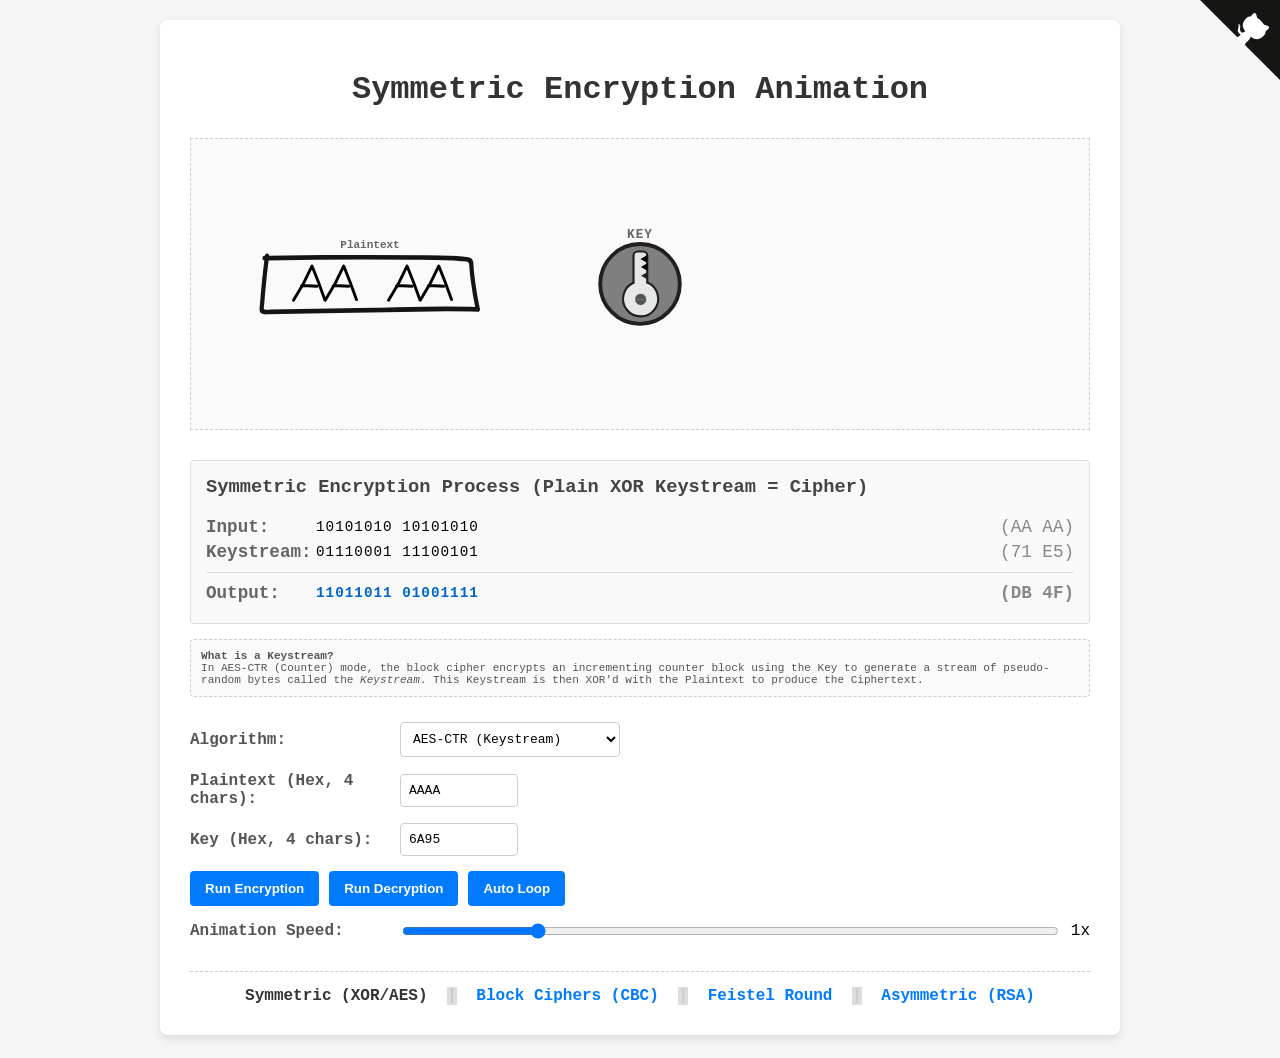
<file: index.html>
<!DOCTYPE html>
<html lang="en">
<head>
    <meta charset="UTF-8">
    <meta name="viewport" content="width=device-width, initial-scale=1.0">
    <title>Symmetric Encryption Interactive Demo</title>
    <link rel="stylesheet" href="style.css">
</head>
<body>
    <!-- GitHub Corner Octocat (Top Right) -->
    <a href="https://github.com/bohemian-miser/encryption-animations" class="github-corner z-50" aria-label="View source on GitHub">
        <svg width="80" height="80" viewBox="0 0 250 250" style="fill:#151513; color:#fff; position: absolute; top: 0; border: 0; right: 0;" aria-hidden="true">
            <path d="M0,0 L115,115 L130,115 L142,142 L250,250 L250,0 Z"/>
            <path d="M128.3,109.0 C113.8,99.7 119.0,89.6 119.0,89.6 C122.0,82.7 120.5,78.6 120.5,78.6 C119.2,72.0 123.4,76.3 123.4,76.3 C127.3,80.9 125.5,87.3 125.5,87.3 C122.9,97.6 130.6,101.9 134.4,103.2" fill="currentColor" style="transform-origin: 130px 106px;" class="octo-arm"/>
            <path d="M115.0,115.0 C114.9,115.1 118.7,116.5 119.8,115.4 L133.7,101.6 C136.9,99.2 139.9,98.4 142.2,98.6 C133.8,88.0 127.5,74.4 143.8,58.0 C148.5,53.4 154.0,51.2 159.7,51.0 C160.3,49.4 163.2,43.6 171.4,40.1 C171.4,40.1 176.1,42.5 178.8,56.2 C183.1,58.6 187.2,61.8 190.9,65.4 C194.5,69.0 197.7,73.2 200.1,77.6 C213.8,80.2 216.3,84.9 216.3,84.9 C212.7,93.1 206.9,96.0 205.4,96.6 C205.1,102.4 203.0,107.8 198.3,112.5 C181.9,128.9 168.3,122.5 157.7,114.1 C157.9,116.9 156.7,120.9 152.7,124.9 L141.0,136.5 C139.8,137.7 141.6,141.9 141.8,141.8 Z" fill="currentColor" class="octo-body"/>
        </svg>
    </a>

    <div class="container">
        <h1>Symmetric Encryption Animation</h1>
        
        <div class="animation-space">
            <svg id="diagram-svg" viewBox="0 0 800 250"></svg>
        </div>

        <!-- XOR Math Visualization -->
        <div class="math-panel" id="math-panel">
            <h3>Symmetric Encryption Process</h3>
            <div class="binary-row">
                <span class="label">Input:</span>
                <span class="value" id="math-input-bin">00000000 00000000</span>
                <span class="hex" id="math-input-hex">(00 00)</span>
            </div>
            <div class="binary-row">
                <span class="label" id="math-key-label">Keystream:</span>
                <span class="value" id="math-key-bin">00000000 00000000</span>
                <span class="hex" id="math-key-hex">(00 00)</span>
            </div>
            <div class="divider"></div>
            <div class="binary-row output-row">
                <span class="label">Output:</span>
                <span class="value" id="math-output-bin">00000000 00000000</span>
                <span class="hex" id="math-output-hex">(00 00)</span>
            </div>
        </div>

        <!-- Keystream Explanation Footer -->
        <div class="explanation-panel" id="explanation-panel">
            <strong>What is a Keystream?</strong><br>
            In AES-CTR (Counter) mode, the block cipher encrypts an incrementing counter block using the Key to generate a stream of pseudo-random bytes called the <em>Keystream</em>. This Keystream is then XOR'd with the Plaintext to produce the Ciphertext.
        </div>

        <!-- Controls -->
        <div class="controls">
            <div class="control-group">
                <label for="algo-select">Algorithm:</label>
                <select id="algo-select">
                    <option value="xor">Plain XOR (Direct)</option>
                    <option value="aes" selected>AES-CTR (Keystream)</option>
                </select>
            </div>
            <div class="control-group">
                <label for="plaintext-input">Plaintext (Hex, 4 chars):</label>
                <input type="text" id="plaintext-input" value="AAAA" maxlength="4" pattern="[0-9a-fA-F]{4}">
            </div>
            <div class="control-group">
                <label for="key-input">Key (Hex, 4 chars):</label>
                <input type="text" id="key-input" value="6A95" maxlength="4" pattern="[0-9a-fA-F]{4}">
            </div>
            <div class="control-group">
                <button id="btn-encrypt">Run Encryption</button>
                <button id="btn-decrypt">Run Decryption</button>
                <button id="btn-loop">Auto Loop</button>
                <button id="btn-pause" style="display:none;">Pause</button>
            </div>
            <div class="control-group">
                <label for="speed-input">Animation Speed:</label>
                <input type="range" id="speed-input" min="0.5" max="3" step="0.1" value="1">
                <span id="speed-val">1x</span>
            </div>
        </div>
        <div class="page-switcher">
            <a href="index.html" class="active">Symmetric (XOR/AES)</a>
            <span class="divider">|</span>
            <a href="block.html">Block Ciphers (CBC)</a>
            <span class="divider">|</span>
            <a href="feistel.html">Feistel Round</a>
            <span class="divider">|</span>
            <a href="asymmetric.html">Asymmetric (RSA)</a>
        </div>
    </div>

    <script type="module" src="main.js?v=2"></script>
</body>
</html>
</file>
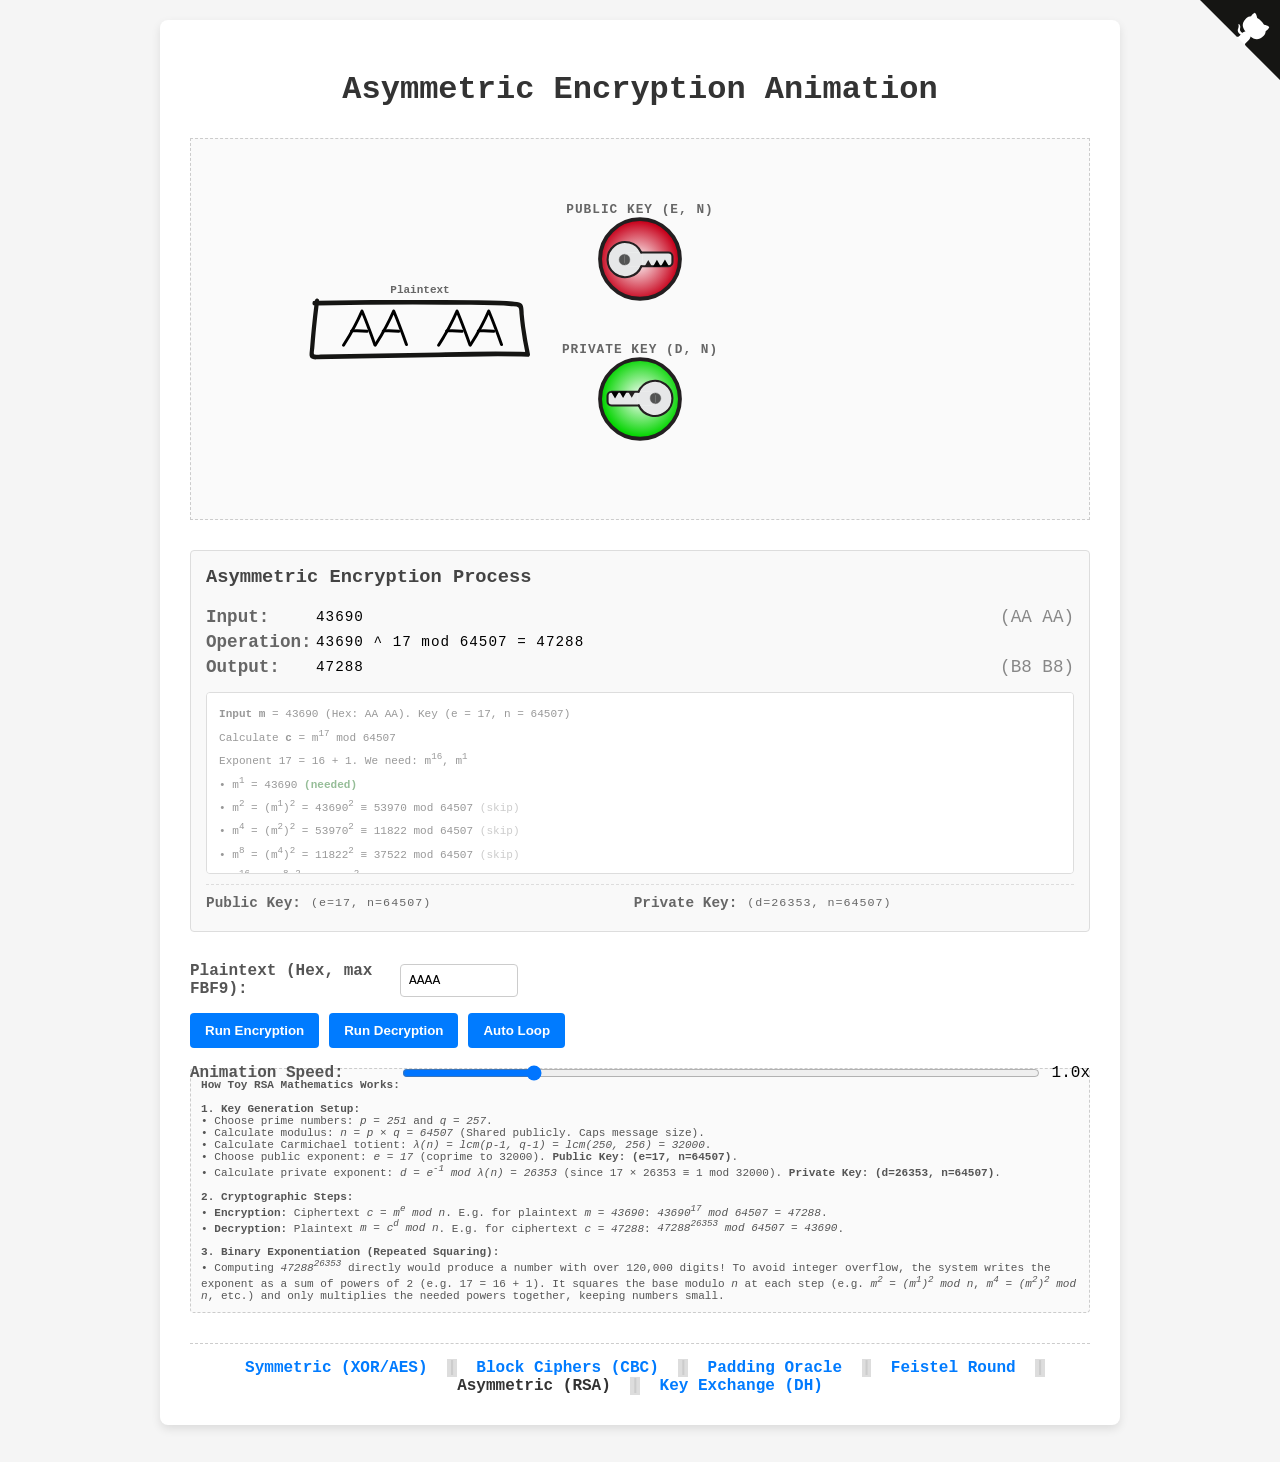
<file: asymmetric.html>
<!DOCTYPE html>
<html lang="en">
<head>
    <meta charset="UTF-8">
    <meta name="viewport" content="width=device-width, initial-scale=1.0">
    <title>Asymmetric Encryption Interactive Demo</title>
    <link rel="stylesheet" href="style.css">
</head>
<body>
    <!-- GitHub Corner Octocat (Top Right) -->
    <a href="https://github.com/bohemian-miser/encryption-animations" class="github-corner z-50" aria-label="View source on GitHub">
        <svg width="80" height="80" viewBox="0 0 250 250" style="fill:#151513; color:#fff; position: absolute; top: 0; border: 0; right: 0;" aria-hidden="true">
            <path d="M0,0 L115,115 L130,115 L142,142 L250,250 L250,0 Z"/>
            <path d="M128.3,109.0 C113.8,99.7 119.0,89.6 119.0,89.6 C122.0,82.7 120.5,78.6 120.5,78.6 C119.2,72.0 123.4,76.3 123.4,76.3 C127.3,80.9 125.5,87.3 125.5,87.3 C122.9,97.6 130.6,101.9 134.4,103.2" fill="currentColor" style="transform-origin: 130px 106px;" class="octo-arm"/>
            <path d="M115.0,115.0 C114.9,115.1 118.7,116.5 119.8,115.4 L133.7,101.6 C136.9,99.2 139.9,98.4 142.2,98.6 C133.8,88.0 127.5,74.4 143.8,58.0 C148.5,53.4 154.0,51.2 159.7,51.0 C160.3,49.4 163.2,43.6 171.4,40.1 C171.4,40.1 176.1,42.5 178.8,56.2 C183.1,58.6 187.2,61.8 190.9,65.4 C194.5,69.0 197.7,73.2 200.1,77.6 C213.8,80.2 216.3,84.9 216.3,84.9 C212.7,93.1 206.9,96.0 205.4,96.6 C205.1,102.4 203.0,107.8 198.3,112.5 C181.9,128.9 168.3,122.5 157.7,114.1 C157.9,116.9 156.7,120.9 152.7,124.9 L141.0,136.5 C139.8,137.7 141.6,141.9 141.8,141.8 Z" fill="currentColor" class="octo-body"/>
        </svg>
    </a>

    <div class="container">
        <h1>Asymmetric Encryption Animation</h1>
        
        <div class="animation-space asymmetric-layout">
            <svg id="diagram-svg" viewBox="0 0 800 340"></svg>
        </div>

        <!-- Asymmetric Math Visualization -->
        <div class="math-panel" id="math-panel">
            <h3>Asymmetric Encryption Process</h3>
            <div class="binary-row">
                <span class="label">Input:</span>
                <span class="value" id="math-input-val">0</span>
                <span class="hex" id="math-input-hex">(00 00)</span>
            </div>
            <div class="binary-row">
                <span class="label">Operation:</span>
                <span class="value" id="math-operation">m^e mod n</span>
            </div>
            <div class="binary-row">
                <span class="label">Output:</span>
                <span class="value" id="math-output-val">0</span>
                <span class="hex" id="math-output-hex">(00 00)</span>
            </div>
            
            <div class="transcript-box" id="transcript-box">
                <div style="color: #888; font-style: italic;">Awaiting animation start...</div>
            </div>

            <div class="binary-row" style="margin-top: 10px; font-size: 0.9em; border-top: 1px dashed #ddd; padding-top: 10px;">
                <span class="label" style="width: auto; margin-right: 10px;">Public Key:</span>
                <span class="value" style="color: #666;">(e=17, n=64507)</span>
                <span class="label" style="width: auto; margin-left: 20px; margin-right: 10px;">Private Key:</span>
                <span class="value" style="color: #666;">(d=26353, n=64507)</span>
            </div>
        </div>

        <!-- Controls -->
        <div class="controls">
            <div class="control-group">
                <label for="plaintext-input">Plaintext (Hex, max FBF9):</label>
                <input type="text" id="plaintext-input" value="AAAA" maxlength="4">
            </div>
            <div class="control-group" style="display: none;">
                <!-- Hide key input for asymmetric as we use fixed keys -->
                <label for="key-input">Key (Hex):</label>
                <input type="text" id="key-input" value="1111" maxlength="4">
            </div>
            <div class="control-group">
                <button id="btn-encrypt">Run Encryption</button>
                <button id="btn-decrypt">Run Decryption</button>
                <button id="btn-loop">Auto Loop</button>
                <button id="btn-pause" style="display: none; background-color: #dc3545;">Pause</button>
            </div>
            <div class="control-group">
                <label for="speed-input">Animation Speed:</label>
                <input type="range" id="speed-input" min="0.5" max="3" step="0.1" value="1">
                <span id="speed-val">1.0x</span>
            </div>
        </div>
        
        <!-- RSA Explanation Panel -->
        <div class="explanation-panel" id="explanation-panel">
            <strong>How Toy RSA Mathematics Works:</strong><br><br>
            <strong>1. Key Generation Setup:</strong><br>
            &bull; Choose prime numbers: <em>p = 251</em> and <em>q = 257</em>.<br>
            &bull; Calculate modulus: <em>n = p &times; q = 64507</em> (Shared publicly. Caps message size).<br>
            &bull; Calculate Carmichael totient: <em>&lambda;(n) = lcm(p-1, q-1) = lcm(250, 256) = 32000</em>.<br>
            &bull; Choose public exponent: <em>e = 17</em> (coprime to 32000). <strong>Public Key: (e=17, n=64507)</strong>.<br>
            &bull; Calculate private exponent: <em>d = e<sup>-1</sup> mod &lambda;(n) = 26353</em> (since 17 &times; 26353 &equiv; 1 mod 32000). <strong>Private Key: (d=26353, n=64507)</strong>.<br><br>
            <strong>2. Cryptographic Steps:</strong><br>
            &bull; <strong>Encryption:</strong> Ciphertext <em>c = m<sup>e</sup> mod n</em>. E.g. for plaintext <em>m = 43690</em>: <em>43690<sup>17</sup> mod 64507 = 47288</em>.<br>
            &bull; <strong>Decryption:</strong> Plaintext <em>m = c<sup>d</sup> mod n</em>. E.g. for ciphertext <em>c = 47288</em>: <em>47288<sup>26353</sup> mod 64507 = 43690</em>.<br><br>
            <strong>3. Binary Exponentiation (Repeated Squaring):</strong><br>
            &bull; Computing <em>47288<sup>26353</sup></em> directly would produce a number with over 120,000 digits! To avoid integer overflow, the system writes the exponent as a sum of powers of 2 (e.g. 17 = 16 + 1). It squares the base modulo <em>n</em> at each step (e.g. <em>m<sup>2</sup> = (m<sup>1</sup>)<sup>2</sup> mod n</em>, <em>m<sup>4</sup> = (m<sup>2</sup>)<sup>2</sup> mod n</em>, etc.) and only multiplies the needed powers together, keeping numbers small.
        </div>

        <div class="page-switcher">
            <a href="index.html">Symmetric (XOR/AES)</a>
            <span class="divider">|</span>
            <a href="block.html">Block Ciphers (CBC)</a>
            <span class="divider">|</span>
            <a href="oracle.html">Padding Oracle</a>
            <span class="divider">|</span>
            <a href="feistel.html">Feistel Round</a>
            <span class="divider">|</span>
            <a href="asymmetric.html" class="active">Asymmetric (RSA)</a>
            <span class="divider">|</span>
            <a href="dh.html">Key Exchange (DH)</a>
        </div>
    </div>

    <script type="module" src="asymmetric.js?v=2"></script>
</body>
</html>
</file>
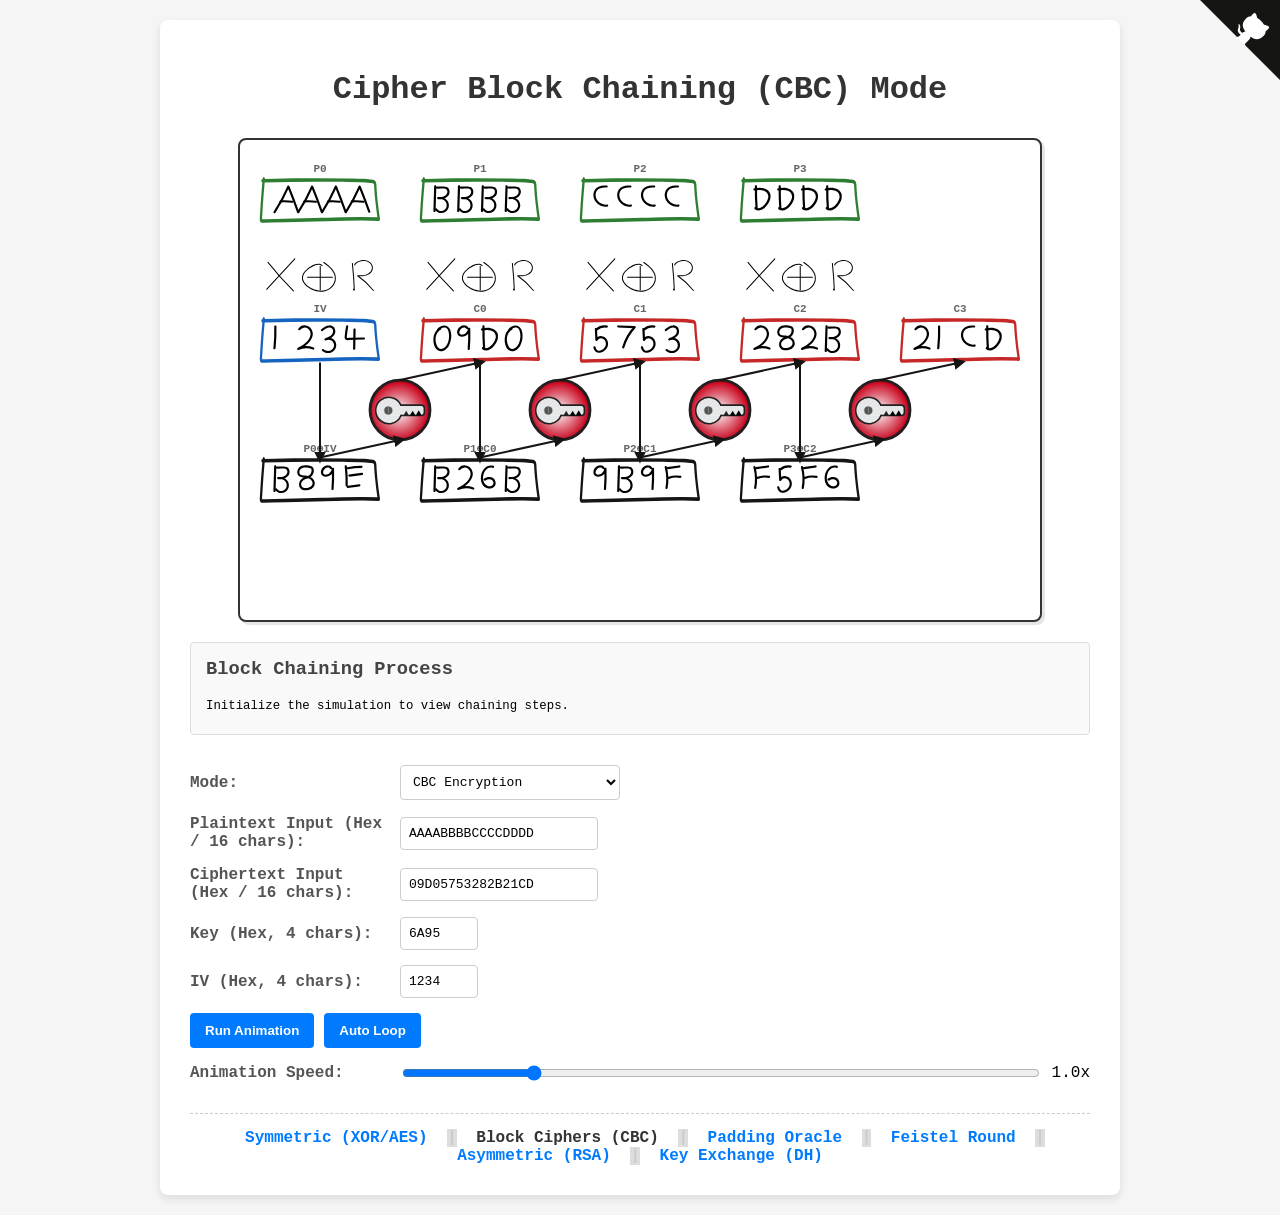
<file: block.html>
<!DOCTYPE html>
<html lang="en">
<head>
    <meta charset="UTF-8">
    <meta name="viewport" content="width=device-width, initial-scale=1.0">
    <title>Block Ciphers - CBC Mode Simulator</title>
    <link rel="stylesheet" href="style.css">
    <style>
        /* Diagram styling */
        .block-diagram-space {
            width: 800px;
            height: 480px;
            margin: 0 auto;
            background: #fff;
            border: 2px solid #333;
            border-radius: 8px;
            position: relative;
            box-shadow: 3px 3px 0px rgba(0,0,0,0.1);
        }
        .block-svg-container {
            width: 100%;
            height: 100%;
        }
        .xor-circle {
            fill: #fff;
            stroke: #151513;
            stroke-width: 2px;
            transition: fill 0.3s;
        }
        .active .xor-circle {
            fill: #ffeb3b;
        }
        .xor-text {
            font-family: monospace;
            font-size: 20px;
            font-weight: bold;
            text-anchor: middle;
            dominant-baseline: central;
            pointer-events: none;
        }
        .key-circle {
            fill: #e0e0e0;
            stroke: #151513;
            stroke-width: 2px;
            transition: fill 0.3s;
        }
        #diagram-svg.mode-encrypt .key-group.active .key-circle {
            fill: #ff5252;
        }
        #diagram-svg.mode-decrypt .key-group.active .key-circle {
            fill: #69f0ae;
        }
        .block-label {
            font-family: monospace;
            font-weight: bold;
            font-size: 11px;
            fill: #666;
            text-anchor: middle;
        }
        .block-val-text {
            font-family: 'Courier New', Courier, monospace;
            font-weight: bold;
            font-size: 13px;
            fill: #333;
            text-anchor: middle;
            dominant-baseline: central;
        }
        .block-rect-text {
            font-family: monospace;
            font-weight: bold;
            font-size: 13px;
            fill: #151513;
            text-anchor: middle;
            dominant-baseline: central;
        }
        .math-list {
            list-style: none;
            padding: 0;
            margin: 0;
            font-family: monospace;
            font-size: 0.95em;
        }
        .math-list li {
            margin-top: 6px;
            padding-bottom: 6px;
            border-bottom: 1px dashed #eee;
        }
        .math-list li:last-child {
            border-bottom: none;
        }
    </style>
</head>
<body>
    <!-- GitHub Corner Octocat (Top Right) -->
    <a href="https://github.com/bohemian-miser/encryption-animations" class="github-corner z-50" aria-label="View source on GitHub">
        <svg width="80" height="80" viewBox="0 0 250 250" style="fill:#151513; color:#fff; position: absolute; top: 0; border: 0; right: 0;" aria-hidden="true">
            <path d="M0,0 L115,115 L130,115 L142,142 L250,250 L250,0 Z"/>
            <path d="M128.3,109.0 C113.8,99.7 119.0,89.6 119.0,89.6 C122.0,82.7 120.5,78.6 120.5,78.6 C119.2,72.0 123.4,76.3 123.4,76.3 C127.3,80.9 125.5,87.3 125.5,87.3 C122.9,97.6 130.6,101.9 134.4,103.2" fill="currentColor" style="transform-origin: 130px 106px;" class="octo-arm"/>
            <path d="M115.0,115.0 C114.9,115.1 118.7,116.5 119.8,115.4 L133.7,101.6 C136.9,99.2 139.9,98.4 142.2,98.6 C133.8,88.0 127.5,74.4 143.8,58.0 C148.5,53.4 154.0,51.2 159.7,51.0 C160.3,49.4 163.2,43.6 171.4,40.1 C171.4,40.1 176.1,42.5 178.8,56.2 C183.1,58.6 187.2,61.8 190.9,65.4 C194.5,69.0 197.7,73.2 200.1,77.6 C213.8,80.2 216.3,84.9 216.3,84.9 C212.7,93.1 206.9,96.0 205.4,96.6 C205.1,102.4 203.0,107.8 198.3,112.5 C181.9,128.9 168.3,122.5 157.7,114.1 C157.9,116.9 156.7,120.9 152.7,124.9 L141.0,136.5 C139.8,137.7 141.6,141.9 141.8,141.8 Z" fill="currentColor" class="octo-body"/>
        </svg>
    </a>

    <div class="container" style="max-width: 900px;">
        <h1>Cipher Block Chaining (CBC) Mode</h1>
        
        <div class="block-diagram-space">
            <svg class="block-svg-container" id="diagram-svg" viewBox="0 0 800 480">
                <defs>
                    <!-- Reusable wobbly hand-drawn box from index.html -->
                    <path id="wobbly-outline" d="M473.64,103.31q-6-23.85-9.92-48.07-2.07-13-3.49-26.07c-.56-5.15.43-13.23-3.1-17.66s-13.55-3.73-18.82-4.16c-8.93-.72-17.87-1.21-26.83-1.55-18.3-.7-36.63-.82-54.95-1Q245.78,3.73,135,4.54,76,5,17,5.93c.1-.68.19-1.36.3-2,.36-2.39-3.67-3.43-4-1-.16,1-.3,2.08-.46,3.12L9.62,6a1.9,1.9,0,1,0,0,3.8l2.59,0Q9,32.11,6.38,54.49q-1.48,13-2.73,26.09-.58,6.06-1.1,12.13c-.36,4.11-1.41,8.73-.93,12.82.79,6.65,9.73,4.78,14.92,4.7l29.12-.44,58.24-.88,235-3.56c44.23-.66,88.49-1.2,132.7.37A2,2,0,0,0,473.64,103.31Zm-226.22-.38-224.63,3.4c-4.14.06-13.09,1.73-15.77-1.1S6.57,94.62,6.9,90.84q1.23-14,2.74-28Q12.5,36.26,16.4,9.74,119.59,8.06,222.79,8q53.29,0,106.59.38c35.6.27,71.39-.11,106.88,2.62,4.89.38,12.55-.1,16.34,2.71,3.6,2.67,2.74,8.67,3.16,12.71q1.31,12.66,3.22,25.26,3.81,25.26,10,50.15C395.21,99.34,321.21,101.82,247.42,102.93Z"/>
                    
                    <!-- Arrow markers -->
                    <marker id="arrow" viewBox="0 0 10 10" refX="5" refY="5" markerWidth="6" markerHeight="6" orient="auto-start-reverse">
                        <path d="M 0 0 L 10 5 L 0 10 z" fill="#151513" />
                    </marker>
                    <marker id="arrow-active" viewBox="0 0 10 10" refX="5" refY="5" markerWidth="6" markerHeight="6" orient="auto-start-reverse">
                        <path d="M 0 0 L 10 5 L 0 10 z" fill="#007bff" />
                    </marker>
                </defs>
                <!-- SVG elements will be dynamically drawn by block.js -->
            </svg>
        </div>

        <!-- Math Panel -->
        <div class="math-panel" id="math-panel" style="margin-top: 20px;">
            <h3>Block Chaining Process</h3>
            <ul class="math-list" id="math-steps">
                <li>Initialize the simulation to view chaining steps.</li>
            </ul>
        </div>

        <!-- Controls -->
        <div class="controls" style="margin-top: 20px;">
            <div class="control-group">
                <label for="block-mode-select">Mode:</label>
                <select id="block-mode-select">
                    <option value="encrypt" selected>CBC Encryption</option>
                    <option value="decrypt">CBC Decryption</option>
                </select>
            </div>
            <div class="control-group">
                <label for="plaintext-input">Plaintext Input (Hex / 16 chars):</label>
                <input type="text" id="plaintext-input" value="AAAABBBBCCCCDDDD" maxlength="16" style="width: 180px;">
            </div>
            <div class="control-group">
                <label for="ciphertext-input">Ciphertext Input (Hex / 16 chars):</label>
                <input type="text" id="ciphertext-input" value="09D05753282B21CD" maxlength="16" style="width: 180px;">
            </div>
            <div class="control-group">
                <label for="key-input">Key (Hex, 4 chars):</label>
                <input type="text" id="key-input" value="6A95" maxlength="4" style="width: 60px;">
            </div>
            <div class="control-group">
                <label for="iv-input">IV (Hex, 4 chars):</label>
                <input type="text" id="iv-input" value="1234" maxlength="4" style="width: 60px;">
            </div>
            <div class="control-group">
                <button id="btn-encrypt">Run Animation</button>
                <button id="btn-loop">Auto Loop</button>
                <button id="btn-pause" style="display:none; background-color: #dc3545;">Pause</button>
            </div>
            <div class="control-group">
                <label for="speed-input">Animation Speed:</label>
                <input type="range" id="speed-input" min="0.5" max="3" step="0.1" value="1">
                <span id="speed-val">1.0x</span>
            </div>
        </div>

        <div class="page-switcher">
            <a href="index.html">Symmetric (XOR/AES)</a>
            <span class="divider">|</span>
            <a href="block.html" class="active">Block Ciphers (CBC)</a>
            <span class="divider">|</span>
            <a href="oracle.html">Padding Oracle</a>
            <span class="divider">|</span>
            <a href="feistel.html">Feistel Round</a>
            <span class="divider">|</span>
            <a href="asymmetric.html">Asymmetric (RSA)</a>
            <span class="divider">|</span>
            <a href="dh.html">Key Exchange (DH)</a>
        </div>
    </div>

    <script type="module" src="block.js?v=2"></script>
</body>
</html>
</file>
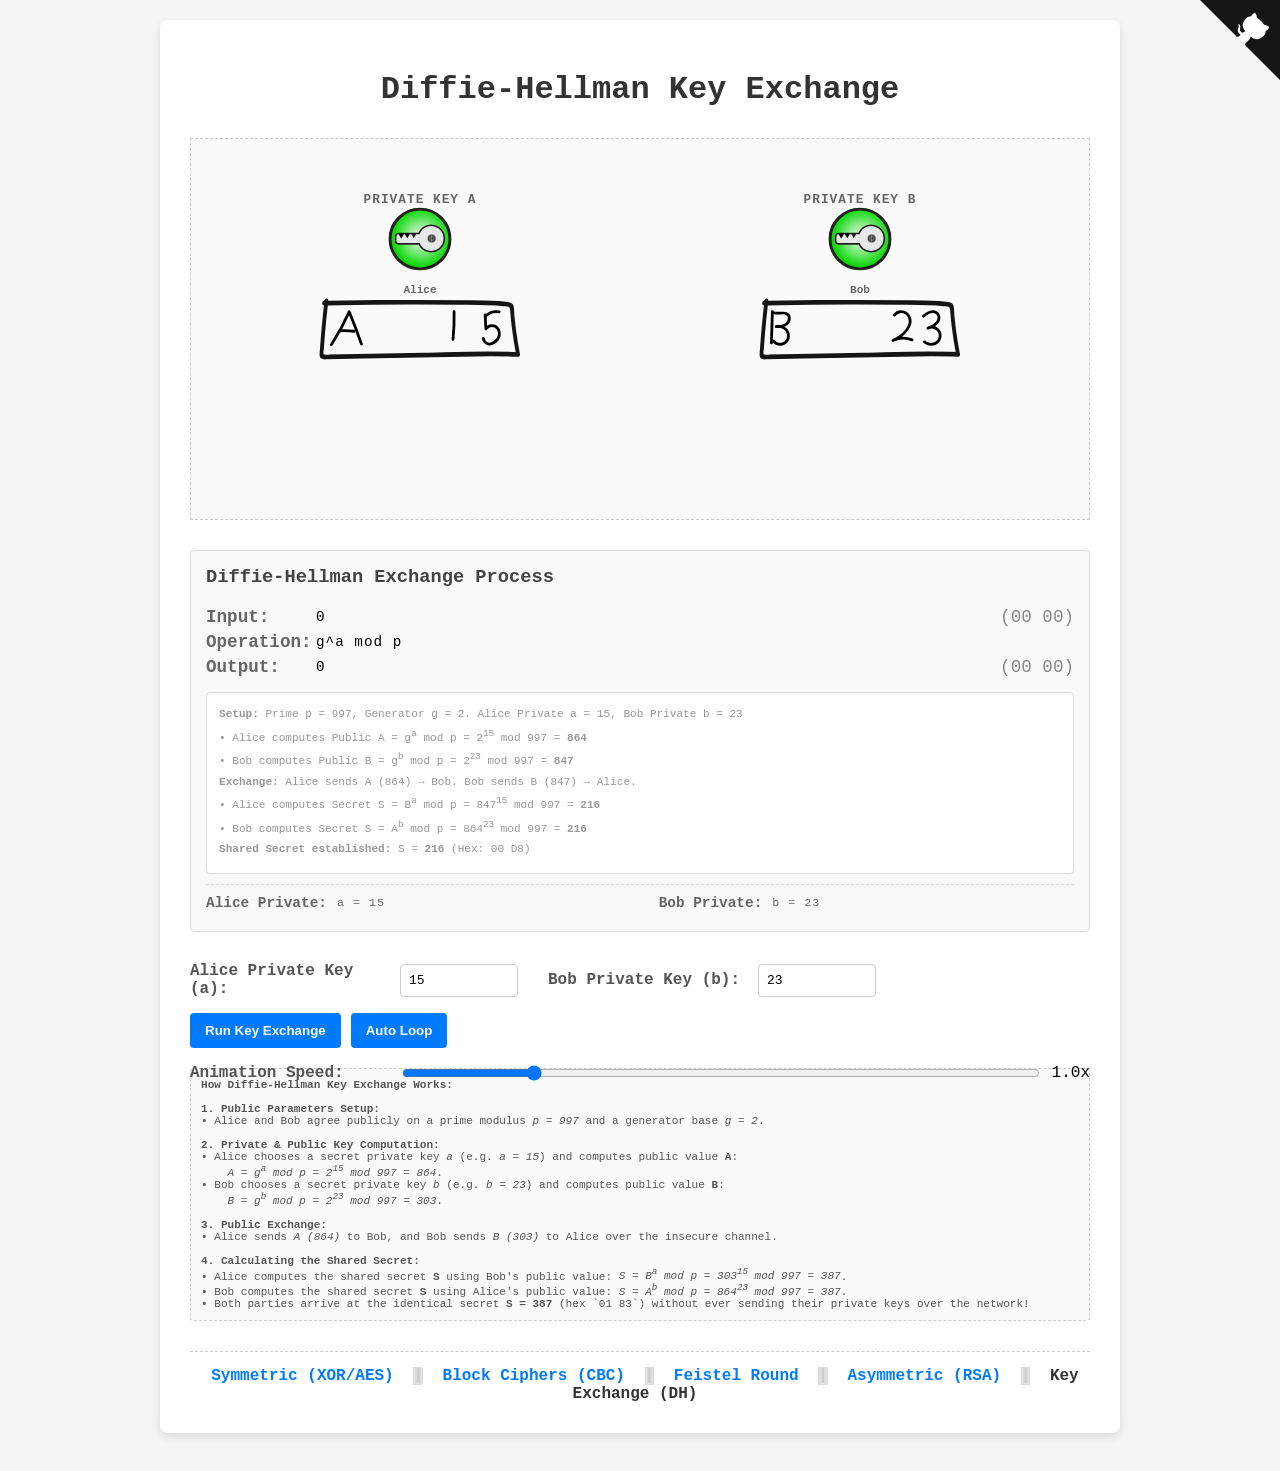
<file: dh.html>
<!DOCTYPE html>
<html lang="en">
<head>
    <meta charset="UTF-8">
    <meta name="viewport" content="width=device-width, initial-scale=1.0">
    <title>Diffie-Hellman Key Exchange Interactive Demo</title>
    <link rel="stylesheet" href="style.css">
</head>
<body>
    <!-- GitHub Corner Octocat (Top Right) -->
    <a href="https://github.com/bohemian-miser/encryption-animations" class="github-corner z-50" aria-label="View source on GitHub">
        <svg width="80" height="80" viewBox="0 0 250 250" style="fill:#151513; color:#fff; position: absolute; top: 0; border: 0; right: 0;" aria-hidden="true">
            <path d="M0,0 L115,115 L130,115 L142,142 L250,250 L250,0 Z"/>
            <path d="M128.3,109.0 C113.8,99.7 119.0,89.6 119.0,89.6 C122.0,82.7 120.5,78.6 120.5,78.6 C119.2,72.0 123.4,76.3 123.4,76.3 C127.3,80.9 125.5,87.3 125.5,87.3 C122.9,97.6 130.6,101.9 134.4,103.2" fill="currentColor" style="transform-origin: 130px 106px;" class="octo-arm"/>
            <path d="M115.0,115.0 C114.9,115.1 118.7,116.5 119.8,115.4 L133.7,101.6 C136.9,99.2 139.9,98.4 142.2,98.6 C133.8,88.0 127.5,74.4 143.8,58.0 C148.5,53.4 154.0,51.2 159.7,51.0 C160.3,49.4 163.2,43.6 171.4,40.1 C171.4,40.1 176.1,42.5 178.8,56.2 C183.1,58.6 187.2,61.8 190.9,65.4 C194.5,69.0 197.7,73.2 200.1,77.6 C213.8,80.2 216.3,84.9 216.3,84.9 C212.7,93.1 206.9,96.0 205.4,96.6 C205.1,102.4 203.0,107.8 198.3,112.5 C181.9,128.9 168.3,122.5 157.7,114.1 C157.9,116.9 156.7,120.9 152.7,124.9 L141.0,136.5 C139.8,137.7 141.6,141.9 141.8,141.8 Z" fill="currentColor" class="octo-body"/>
        </svg>
    </a>

    <div class="container">
        <h1>Diffie-Hellman Key Exchange</h1>
        
        <div class="animation-space asymmetric-layout">
            <svg id="diagram-svg" viewBox="0 0 800 340"></svg>
        </div>

        <!-- DH Math Visualization -->
        <div class="math-panel" id="math-panel">
            <h3>Diffie-Hellman Exchange Process</h3>
            <div class="binary-row">
                <span class="label">Input:</span>
                <span class="value" id="math-input-val">0</span>
                <span class="hex" id="math-input-hex">(00 00)</span>
            </div>
            <div class="binary-row">
                <span class="label">Operation:</span>
                <span class="value" id="math-operation">g^a mod p</span>
            </div>
            <div class="binary-row">
                <span class="label">Output:</span>
                <span class="value" id="math-output-val">0</span>
                <span class="hex" id="math-output-hex">(00 00)</span>
            </div>
            
            <div class="transcript-box" id="transcript-box">
                <div style="color: #888; font-style: italic;">Awaiting exchange start...</div>
            </div>
            
            <div class="binary-row" style="margin-top: 10px; font-size: 0.9em; border-top: 1px dashed #ddd; padding-top: 10px;">
                <span class="label" style="width: auto; margin-right: 10px;">Alice Private:</span>
                <span class="value" style="color: #666;" id="alice-priv-lbl">a = 15</span>
                <span class="label" style="width: auto; margin-left: 20px; margin-right: 10px;">Bob Private:</span>
                <span class="value" style="color: #666;" id="bob-priv-lbl">b = 23</span>
            </div>
        </div>

        <!-- Controls -->
        <div class="controls">
            <div class="control-group">
                <label for="alice-priv-input">Alice Private Key (a):</label>
                <input type="text" id="alice-priv-input" value="15" maxlength="3">
                <label for="bob-priv-input" style="margin-left: 20px;">Bob Private Key (b):</label>
                <input type="text" id="bob-priv-input" value="23" maxlength="3">
            </div>
            <div class="control-group">
                <button id="btn-exchange">Run Key Exchange</button>
                <button id="btn-loop">Auto Loop</button>
                <button id="btn-pause" style="display: none; background-color: #dc3545;">Pause</button>
            </div>
            <div class="control-group">
                <label for="speed-input">Animation Speed:</label>
                <input type="range" id="speed-input" min="0.5" max="3" step="0.1" value="1">
                <span id="speed-val">1.0x</span>
            </div>
        </div>
        
        <!-- DH Explanation Panel -->
        <div class="explanation-panel" id="explanation-panel">
            <strong>How Diffie-Hellman Key Exchange Works:</strong><br><br>
            <strong>1. Public Parameters Setup:</strong><br>
            &bull; Alice and Bob agree publicly on a prime modulus <em>p = 997</em> and a generator base <em>g = 2</em>.<br><br>
            <strong>2. Private & Public Key Computation:</strong><br>
            &bull; Alice chooses a secret private key <em>a</em> (e.g. <em>a = 15</em>) and computes public value <strong>A</strong>:<br>
            &nbsp;&nbsp;&nbsp;&nbsp;<em>A = g<sup>a</sup> mod p = 2<sup>15</sup> mod 997 = 864</em>.<br>
            &bull; Bob chooses a secret private key <em>b</em> (e.g. <em>b = 23</em>) and computes public value <strong>B</strong>:<br>
            &nbsp;&nbsp;&nbsp;&nbsp;<em>B = g<sup>b</sup> mod p = 2<sup>23</sup> mod 997 = 303</em>.<br><br>
            <strong>3. Public Exchange:</strong><br>
            &bull; Alice sends <em>A (864)</em> to Bob, and Bob sends <em>B (303)</em> to Alice over the insecure channel.<br><br>
            <strong>4. Calculating the Shared Secret:</strong><br>
            &bull; Alice computes the shared secret <strong>S</strong> using Bob's public value: <em>S = B<sup>a</sup> mod p = 303<sup>15</sup> mod 997 = 387</em>.<br>
            &bull; Bob computes the shared secret <strong>S</strong> using Alice's public value: <em>S = A<sup>b</sup> mod p = 864<sup>23</sup> mod 997 = 387</em>.<br>
            &bull; Both parties arrive at the identical secret <strong>S = 387</strong> (hex `01 83`) without ever sending their private keys over the network!
        </div>

        <div class="page-switcher">
            <a href="index.html">Symmetric (XOR/AES)</a>
            <span class="divider">|</span>
            <a href="block.html">Block Ciphers (CBC)</a>
            <span class="divider">|</span>
            <a href="feistel.html">Feistel Round</a>
            <span class="divider">|</span>
            <a href="asymmetric.html">Asymmetric (RSA)</a>
            <span class="divider">|</span>
            <a href="dh.html" class="active">Key Exchange (DH)</a>
        </div>
    </div>

    <script type="module" src="dh.js?v=2"></script>
</body>
</html>
</file>
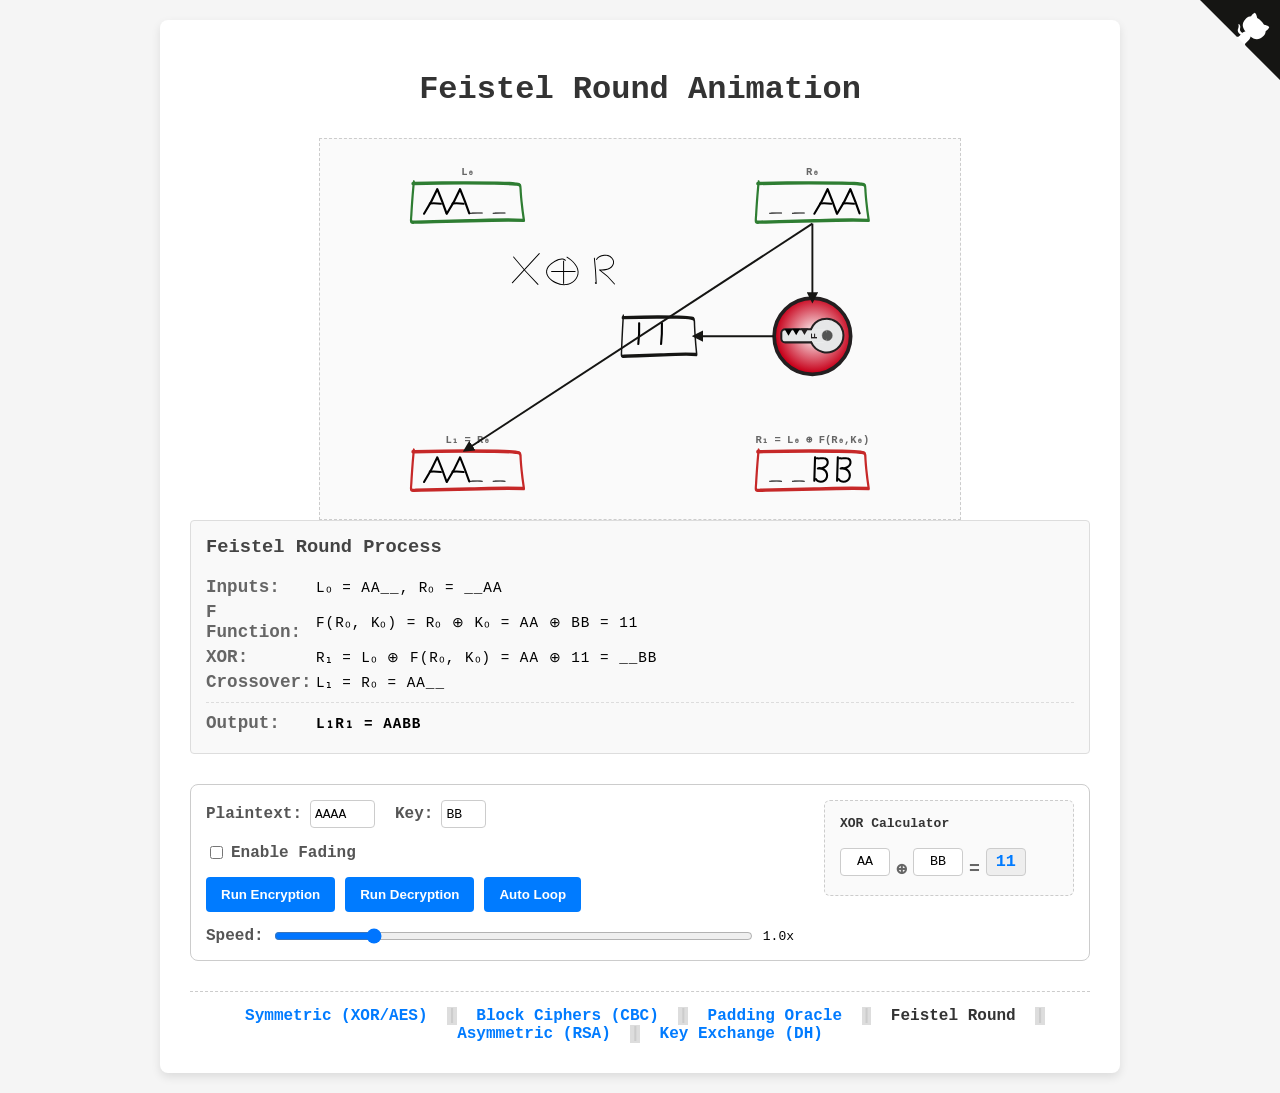
<file: feistel.html>
<!DOCTYPE html>
<html lang="en">
<head>
    <meta charset="UTF-8">
    <meta name="viewport" content="width=device-width, initial-scale=1.0">
    <title>Feistel Round Interactive Demo</title>
    <link rel="stylesheet" href="style.css">
</head>
<body>
    <!-- GitHub Corner Octocat (Top Right) -->
    <a href="https://github.com/bohemian-miser/encryption-animations" class="github-corner z-50" aria-label="View source on GitHub">
        <svg width="80" height="80" viewBox="0 0 250 250" style="fill:#151513; color:#fff; position: absolute; top: 0; border: 0; right: 0;" aria-hidden="true">
            <path d="M0,0 L115,115 L130,115 L142,142 L250,250 L250,0 Z"/>
            <path d="M128.3,109.0 C113.8,99.7 119.0,89.6 119.0,89.6 C122.0,82.7 120.5,78.6 120.5,78.6 C119.2,72.0 123.4,76.3 123.4,76.3 C127.3,80.9 125.5,87.3 125.5,87.3 C122.9,97.6 130.6,101.9 134.4,103.2" fill="currentColor" style="transform-origin: 130px 106px;" class="octo-arm"/>
            <path d="M115.0,115.0 C114.9,115.1 118.7,116.5 119.8,115.4 L133.7,101.6 C136.9,99.2 139.9,98.4 142.2,98.6 C133.8,88.0 127.5,74.4 143.8,58.0 C148.5,53.4 154.0,51.2 159.7,51.0 C160.3,49.4 163.2,43.6 171.4,40.1 C171.4,40.1 176.1,42.5 178.8,56.2 C183.1,58.6 187.2,61.8 190.9,65.4 C194.5,69.0 197.7,73.2 200.1,77.6 C213.8,80.2 216.3,84.9 216.3,84.9 C212.7,93.1 206.9,96.0 205.4,96.6 C205.1,102.4 203.0,107.8 198.3,112.5 C181.9,128.9 168.3,122.5 157.7,114.1 C157.9,116.9 156.7,120.9 152.7,124.9 L141.0,136.5 C139.8,137.7 141.6,141.9 141.8,141.8 Z" fill="currentColor" class="octo-body"/>
        </svg>
    </a>

    <div class="container">
        <h1>Feistel Round Animation</h1>
        
        <div class="animation-space feistel-layout">
            <svg id="diagram-svg" viewBox="0 -15 600 355" style="overflow: visible;"></svg>
        </div>

        <!-- Feistel Math Visualization -->
        <div class="math-panel" id="math-panel">
            <h3>Feistel Round Process</h3>
            <div class="binary-row">
                <span class="label">Inputs:</span>
                <span class="value">L₀ = <span id="math-l0-val">00__</span>, R₀ = <span id="math-r0-val">__00</span></span>
            </div>
            <div class="binary-row">
                <span class="label">F Function:</span>
                <span class="value">F(R₀, K₀) = R₀ ⊕ K₀ = <span id="math-r0-expr">00</span> ⊕ <span id="math-k0-expr">00</span> = <span id="math-f-val">00</span></span>
            </div>
            <div class="binary-row">
                <span class="label">XOR:</span>
                <span class="value">R₁ = L₀ ⊕ F(R₀, K₀) = <span id="math-l0-expr">00</span> ⊕ <span id="math-f-expr">00</span> = <span id="math-r1-val">__00</span></span>
            </div>
            <div class="binary-row">
                <span class="label">Crossover:</span>
                <span class="value">L₁ = R₀ = <span id="math-l1-val">00__</span></span>
            </div>
            <div class="binary-row" style="margin-top: 10px; border-top: 1px dashed #ddd; padding-top: 10px;">
                <span class="label">Output:</span>
                <span class="value" style="font-weight: bold;">L₁R₁ = <span id="math-out-hex">0000</span></span>
            </div>
        </div>

        <!-- Controls Wrapper (2 Columns) -->
        <div class="controls-wrapper" style="display: flex; gap: 30px; margin-top: 20px; align-items: flex-start; background: #fff; padding: 15px; border: 1px solid #ccc; border-radius: 8px;">
            <!-- Column 1: Main Controls -->
            <div class="controls-main" style="flex: 1; display: flex; flex-direction: column; gap: 15px;">
                <div class="control-group input-controls-row" style="display: flex; align-items: center; gap: 20px; flex-wrap: wrap; margin: 0;">
                    <div style="display: flex; align-items: center; gap: 8px;">
                        <label for="plaintext-input" style="width: auto; font-weight: bold; color: #555; margin: 0;">Plaintext:</label>
                        <input type="text" id="plaintext-input" value="AAAA" maxlength="4" style="width: 65px; height: 28px; padding: 4px; box-sizing: border-box;">
                    </div>
                    <div style="display: flex; align-items: center; gap: 8px;">
                        <label for="key-input" style="width: auto; font-weight: bold; color: #555; margin: 0;">Key:</label>
                        <input type="text" id="key-input" value="BB" maxlength="2" style="width: 45px; height: 28px; padding: 4px; box-sizing: border-box;">
                    </div>
                </div>
                
                <div class="control-group" style="margin: 0;">
                    <label for="fade-toggle" style="display: flex; align-items: center; gap: 5px; cursor: pointer; user-select: none; margin: 0;">
                        <input type="checkbox" id="fade-toggle">
                        Enable Fading
                    </label>
                </div>
                <div class="control-group" style="margin: 0; display: flex; gap: 10px;">
                    <button id="btn-encrypt">Run Encryption</button>
                    <button id="btn-decrypt">Run Decryption</button>
                    <button id="btn-loop">Auto Loop</button>
                    <button id="btn-pause" style="display: none; background-color: #dc3545;">Pause</button>
                </div>
                <div class="control-group" style="margin: 0; display: flex; align-items: center; gap: 10px;">
                    <label for="speed-input" style="margin: 0; width: auto;">Speed:</label>
                    <input type="range" id="speed-input" min="0.5" max="3" step="0.1" value="1" style="margin: 0;">
                    <span id="speed-val" style="font-family: monospace;">1.0x</span>
                </div>
            </div>

            <!-- Column 2: XOR Calculator Panel -->
            <div class="calc-panel" style="width: 250px; padding: 15px; border: 1px dashed #ccc; border-radius: 6px; background: #fafafa; box-sizing: border-box;">
                <h3 style="margin-top: 0; margin-bottom: 12px; font-size: 13px; color: #333; font-family: monospace; font-weight: bold;">XOR Calculator</h3>
                <div style="display: flex; align-items: center; gap: 6px;">
                    <input type="text" id="calc-a" value="AA" placeholder="A" maxlength="4" style="width: 50px; text-align: center; height: 28px; border: 1px solid #ccc; border-radius: 4px; font-family: monospace; box-sizing: border-box; padding: 4px;">
                    <span class="calc-op" style="font-weight: bold; font-family: monospace; color: #666;">⊕</span>
                    <input type="text" id="calc-b" value="BB" placeholder="B" maxlength="4" style="width: 50px; text-align: center; height: 28px; border: 1px solid #ccc; border-radius: 4px; font-family: monospace; box-sizing: border-box; padding: 4px;">
                    <span class="calc-op" style="font-weight: bold; font-family: monospace; color: #666;">=</span>
                    <span id="calc-result" class="calc-result-val" style="font-weight: bold; background: #eee; padding: 2px 6px; border-radius: 4px; min-width: 40px; text-align: center; border: 1px solid #ccc; height: 28px; line-height: 22px; box-sizing: border-box; font-family: monospace; display: inline-block;">11</span>
                </div>
            </div>
        </div>
        
        <div class="page-switcher">
            <a href="index.html">Symmetric (XOR/AES)</a>
            <span class="divider">|</span>
            <a href="block.html">Block Ciphers (CBC)</a>
            <span class="divider">|</span>
            <a href="oracle.html">Padding Oracle</a>
            <span class="divider">|</span>
            <a href="feistel.html" class="active">Feistel Round</a>
            <span class="divider">|</span>
            <a href="asymmetric.html">Asymmetric (RSA)</a>
            <span class="divider">|</span>
            <a href="dh.html">Key Exchange (DH)</a>
        </div>
    </div>

    <script type="module" src="feistel.js?v=2"></script>
</body>
</html>
</file>
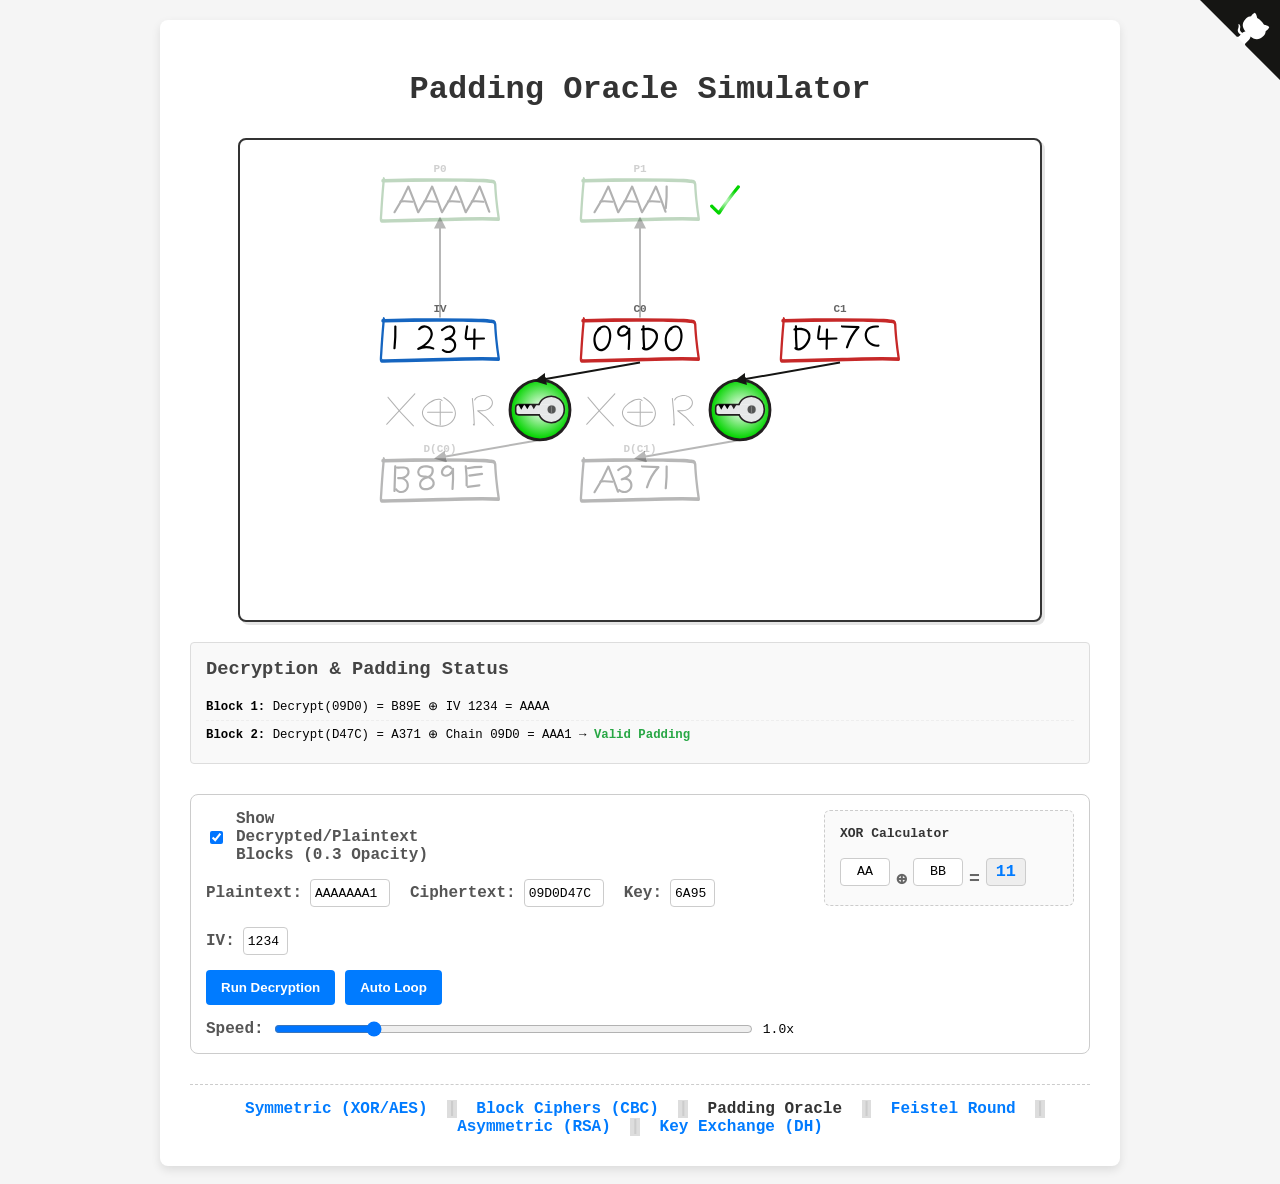
<file: oracle.html>
<!DOCTYPE html>
<html lang="en">
<head>
    <meta charset="UTF-8">
    <meta name="viewport" content="width=device-width, initial-scale=1.0">
    <title>Padding Oracle Simulator</title>
    <link rel="stylesheet" href="style.css">
    <style>
        /* Diagram styling */
        .block-diagram-space {
            width: 800px;
            height: 480px;
            margin: 0 auto;
            background: #fff;
            border: 2px solid #333;
            border-radius: 8px;
            position: relative;
            box-shadow: 3px 3px 0px rgba(0,0,0,0.1);
        }
        .block-svg-container {
            width: 100%;
            height: 100%;
        }
        .xor-circle {
            fill: #fff;
            stroke: #151513;
            stroke-width: 2px;
            transition: fill 0.3s;
        }
        .active .xor-circle {
            fill: #ffeb3b;
        }
        .xor-text {
            font-family: monospace;
            font-size: 20px;
            font-weight: bold;
            text-anchor: middle;
            dominant-baseline: central;
            pointer-events: none;
        }
        .key-circle {
            fill: #e0e0e0;
            stroke: #151513;
            stroke-width: 2px;
            transition: fill 0.3s;
        }
        #diagram-svg.mode-decrypt .key-group.active .key-circle {
            fill: #69f0ae;
        }
        .block-label {
            font-family: monospace;
            font-weight: bold;
            font-size: 11px;
            fill: #666;
            text-anchor: middle;
        }
        .block-val-text {
            font-family: 'Courier New', Courier, monospace;
            font-weight: bold;
            font-size: 13px;
            fill: #333;
            text-anchor: middle;
            dominant-baseline: central;
        }
        .block-rect-text {
            font-family: monospace;
            font-weight: bold;
            font-size: 13px;
            fill: #151513;
            text-anchor: middle;
            dominant-baseline: central;
        }
        .math-list {
            list-style: none;
            padding: 0;
            margin: 0;
            font-family: monospace;
            font-size: 0.95em;
        }
        .math-list li {
            margin-top: 6px;
            padding-bottom: 6px;
            border-bottom: 1px dashed #eee;
        }
        .math-list li:last-child {
            border-bottom: none;
        }
    </style>
</head>
<body>
    <!-- GitHub Corner Octocat (Top Right) -->
    <a href="https://github.com/bohemian-miser/encryption-animations" class="github-corner z-50" aria-label="View source on GitHub">
        <svg width="80" height="80" viewBox="0 0 250 250" style="fill:#151513; color:#fff; position: absolute; top: 0; border: 0; right: 0;" aria-hidden="true">
            <path d="M0,0 L115,115 L130,115 L142,142 L250,250 L250,0 Z"/>
            <path d="M128.3,109.0 C113.8,99.7 119.0,89.6 119.0,89.6 C122.0,82.7 120.5,78.6 120.5,78.6 C119.2,72.0 123.4,76.3 123.4,76.3 C127.3,80.9 125.5,87.3 125.5,87.3 C122.9,97.6 130.6,101.9 134.4,103.2" fill="currentColor" style="transform-origin: 130px 106px;" class="octo-arm"/>
            <path d="M115.0,115.0 C114.9,115.1 118.7,116.5 119.8,115.4 L133.7,101.6 C136.9,99.2 139.9,98.4 142.2,98.6 C133.8,88.0 127.5,74.4 143.8,58.0 C148.5,53.4 154.0,51.2 159.7,51.0 C160.3,49.4 163.2,43.6 171.4,40.1 C171.4,40.1 176.1,42.5 178.8,56.2 C183.1,58.6 187.2,61.8 190.9,65.4 C194.5,69.0 197.7,73.2 200.1,77.6 C213.8,80.2 216.3,84.9 216.3,84.9 C212.7,93.1 206.9,96.0 205.4,96.6 C205.1,102.4 203.0,107.8 198.3,112.5 C181.9,128.9 168.3,122.5 157.7,114.1 C157.9,116.9 156.7,120.9 152.7,124.9 L141.0,136.5 C139.8,137.7 141.6,141.9 141.8,141.8 Z" fill="currentColor" class="octo-body"/>
        </svg>
    </a>

    <div class="container" style="max-width: 900px;">
        <h1>Padding Oracle Simulator</h1>
        
        <div class="block-diagram-space">
            <svg class="block-svg-container" id="diagram-svg" viewBox="0 0 800 480">
                <defs>
                    <!-- Reusable wobbly hand-drawn box from index.html -->
                    <path id="wobbly-outline" d="M473.64,103.31q-6-23.85-9.92-48.07-2.07-13-3.49-26.07c-.56-5.15.43-13.23-3.1-17.66s-13.55-3.73-18.82-4.16c-8.93-.72-17.87-1.21-26.83-1.55-18.3-.7-36.63-.82-54.95-1Q245.78,3.73,135,4.54,76,5,17,5.93c.1-.68.19-1.36.3-2,.36-2.39-3.67-3.43-4-1-.16,1-.3,2.08-.46,3.12L9.62,6a1.9,1.9,0,1,0,0,3.8l2.59,0Q9,32.11,6.38,54.49q-1.48,13-2.73,26.09-.58,6.06-1.1,12.13c-.36,4.11-1.41,8.73-.93,12.82.79,6.65,9.73,4.78,14.92,4.7l29.12-.44,58.24-.88,235-3.56c44.23-.66,88.49-1.2,132.7.37A2,2,0,0,0,473.64,103.31Zm-226.22-.38-224.63,3.4c-4.14.06-13.09,1.73-15.77-1.1S6.57,94.62,6.9,90.84q1.23-14,2.74-28Q12.5,36.26,16.4,9.74,119.59,8.06,222.79,8q53.29,0,106.59.38c35.6.27,71.39-.11,106.88,2.62,4.89.38,12.55-.1,16.34,2.71,3.6,2.67,2.74,8.67,3.16,12.71q1.31,12.66,3.22,25.26,3.81,25.26,10,50.15C395.21,99.34,321.21,101.82,247.42,102.93Z"/>
                    
                    <!-- Arrow markers -->
                    <marker id="arrow" viewBox="0 0 10 10" refX="5" refY="5" markerWidth="6" markerHeight="6" orient="auto-start-reverse">
                        <path d="M 0 0 L 10 5 L 0 10 z" fill="#151513" />
                    </marker>
                    <marker id="arrow-active" viewBox="0 0 10 10" refX="5" refY="5" markerWidth="6" markerHeight="6" orient="auto-start-reverse">
                        <path d="M 0 0 L 10 5 L 0 10 z" fill="#007bff" />
                    </marker>
                </defs>
                <!-- SVG elements will be dynamically drawn by oracle.js -->
            </svg>
        </div>

        <!-- Math Panel -->
        <div class="math-panel" id="math-panel" style="margin-top: 20px;">
            <h3>Decryption & Padding Status</h3>
            <ul class="math-list" id="math-steps">
                <li>Initialize the simulation to view padding status.</li>
            </ul>
        </div>

        <!-- Controls -->
        <!-- Controls Wrapper (2 Columns) -->
        <div class="controls-wrapper" style="display: flex; gap: 30px; margin-top: 20px; align-items: flex-start; background: #fff; padding: 15px; border: 1px solid #ccc; border-radius: 8px;">
            <!-- Column 1: Main Controls -->
            <div class="controls-main" style="flex: 1; display: flex; flex-direction: column; gap: 15px;">
                <div class="control-group" style="margin: 0;">
                    <input type="checkbox" id="toggle-blocks" checked>
                    <label for="toggle-blocks">Show Decrypted/Plaintext Blocks (0.3 Opacity)</label>
                </div>
                <div class="control-group input-controls-row" style="display: flex; align-items: center; gap: 20px; flex-wrap: wrap; margin: 0;">
                    <div id="plaintext-input-group" style="display: flex; align-items: center; gap: 8px;">
                        <label for="plaintext-input" style="width: auto; font-weight: bold; color: #555; margin: 0;">Plaintext:</label>
                        <input type="text" id="plaintext-input" value="AAAAAAA1" maxlength="8" style="width: 80px; height: 28px; padding: 4px; box-sizing: border-box;">
                    </div>
                    <div style="display: flex; align-items: center; gap: 8px;">
                        <label for="ciphertext-input" style="width: auto; font-weight: bold; color: #555; margin: 0;">Ciphertext:</label>
                        <input type="text" id="ciphertext-input" value="09D05753" maxlength="8" style="width: 80px; height: 28px; padding: 4px; box-sizing: border-box;">
                    </div>
                    <div id="key-input-group" style="display: flex; align-items: center; gap: 8px;">
                        <label for="key-input" style="width: auto; font-weight: bold; color: #555; margin: 0;">Key:</label>
                        <input type="text" id="key-input" value="6A95" maxlength="4" style="width: 45px; height: 28px; padding: 4px; box-sizing: border-box;">
                    </div>
                    <div style="display: flex; align-items: center; gap: 8px;">
                        <label for="iv-input" style="width: auto; font-weight: bold; color: #555; margin: 0;">IV:</label>
                        <input type="text" id="iv-input" value="1234" maxlength="4" style="width: 45px; height: 28px; padding: 4px; box-sizing: border-box;">
                    </div>
                </div>
                
                <div class="control-group" style="margin: 0; display: flex; gap: 10px;">
                    <button id="btn-decrypt">Run Decryption</button>
                    <button id="btn-loop">Auto Loop</button>
                    <button id="btn-pause" style="display:none; background-color: #dc3545;">Pause</button>
                </div>
                <div class="control-group" style="margin: 0; display: flex; align-items: center; gap: 10px;">
                    <label for="speed-input" style="margin: 0; width: auto;">Speed:</label>
                    <input type="range" id="speed-input" min="0.5" max="3" step="0.1" value="1" style="margin: 0;">
                    <span id="speed-val" style="font-family: monospace;">1.0x</span>
                </div>
            </div>

            <!-- Column 2: XOR Calculator Panel -->
            <div class="calc-panel" style="width: 250px; padding: 15px; border: 1px dashed #ccc; border-radius: 6px; background: #fafafa; box-sizing: border-box;">
                <h3 style="margin-top: 0; margin-bottom: 12px; font-size: 13px; color: #333; font-family: monospace; font-weight: bold;">XOR Calculator</h3>
                <div style="display: flex; align-items: center; gap: 6px;">
                    <input type="text" id="calc-a" value="AA" placeholder="A" maxlength="4" style="width: 50px; text-align: center; height: 28px; border: 1px solid #ccc; border-radius: 4px; font-family: monospace; box-sizing: border-box; padding: 4px;">
                    <span class="calc-op" style="font-weight: bold; font-family: monospace; color: #666;">⊕</span>
                    <input type="text" id="calc-b" value="BB" placeholder="B" maxlength="4" style="width: 50px; text-align: center; height: 28px; border: 1px solid #ccc; border-radius: 4px; font-family: monospace; box-sizing: border-box; padding: 4px;">
                    <span class="calc-op" style="font-weight: bold; font-family: monospace; color: #666;">=</span>
                    <span id="calc-result" class="calc-result-val" style="font-weight: bold; background: #eee; padding: 2px 6px; border-radius: 4px; min-width: 40px; text-align: center; border: 1px solid #ccc; height: 28px; line-height: 22px; box-sizing: border-box; font-family: monospace; display: inline-block;">11</span>
                </div>
            </div>
        </div>

        <div class="page-switcher">
            <a href="index.html">Symmetric (XOR/AES)</a>
            <span class="divider">|</span>
            <a href="block.html">Block Ciphers (CBC)</a>
            <span class="divider">|</span>
            <a href="oracle.html" class="active">Padding Oracle</a>
            <span class="divider">|</span>
            <a href="feistel.html">Feistel Round</a>
            <span class="divider">|</span>
            <a href="asymmetric.html">Asymmetric (RSA)</a>
            <span class="divider">|</span>
            <a href="dh.html">Key Exchange (DH)</a>
        </div>
    </div>

    <script type="module" src="oracle.js?v=2"></script>
</body>
</html>
</file>
<file: style.css>
body {
    font-family: 'Courier New', Courier, monospace;
    background-color: #f5f5f5;
    margin: 0;
    padding: 20px;
    display: flex;
    justify-content: center;
    align-items: center;
    min-height: 100vh;
}

.container {
    background-color: #fff;
    padding: 30px;
    border-radius: 8px;
    box-shadow: 0 4px 10px rgba(0,0,0,0.1);
    max-width: 900px;
    width: 100%;
}

h1 {
    text-align: center;
    color: #333;
    margin-bottom: 30px;
}

.animation-space {
    display: flex;
    justify-content: space-between;
    align-items: center;
    height: 250px;
    margin-bottom: 30px;
    border: 1px dashed #ccc;
    padding: 20px;
    background-color: #fafafa;
    position: relative;
}

.box-container {
    width: 200px;
    height: 100px;
    display: flex;
    justify-content: center;
    align-items: center;
    transition: opacity 0.5s ease-in-out;
}

.box-svg {
    width: 100%;
    height: 100%;
    overflow: visible;
}

.box-outline {
    fill: #ffffff;
    stroke: #151513;
    stroke-width: 5px;
}

.connector-container {
    width: 100px;
    height: 80px;
    position: relative;
    display: flex;
    justify-content: center;
    align-items: center;
}

.arrow-svg {
    width: 100%;
    height: 100%;
    position: absolute;
    top: 0;
    left: 0;
    opacity: 0;
    transition: opacity 0.3s ease-in-out;
}

.arrow-svg path {
    fill: #000;
}

.flip-h {
    transform: scaleX(-1);
}

.key-container {
    width: 120px;
    height: 120px;
    display: flex;
    justify-content: center;
    align-items: center;
}

.key-svg {
    width: 100%;
    height: 100%;
}

.key-graphic-group {
    transform-box: fill-box;
    transform-origin: center;
    transition: transform 0.5s ease-in-out;
}

/* Key SVG Internal Styles */
.bg-circle {
    transition: fill 0.5s ease-in-out;
}

.key-container.neutral .bg-circle {
    fill: #7f7f7f;
}

.key-container.encrypting .bg-circle {
    fill: url(#encrypt-gradient);
}

.key-container.decrypting .bg-circle {
    fill: url(#decrypt-gradient);
}

.key-svg .cls-2 { fill: #e6e7e8; }
.key-svg .cls-3 { fill: #535454; }
.key-svg .cls-4, .key-svg .cls-5, .key-svg .cls-6, .key-svg .cls-7, .key-svg .cls-8 { fill: none; }
.key-svg .cls-4, .key-svg .cls-5, .key-svg .cls-6 { stroke: #231f20; }
.key-svg .cls-4, .key-svg .cls-5, .key-svg .cls-6, .key-svg .cls-7 { stroke-linecap: round; }
.key-svg .cls-4, .key-svg .cls-5, .key-svg .cls-6, .key-svg .cls-8 { stroke-miterlimit: 10; }
.key-svg .cls-4 { stroke-width: 11px; } /* encryption outer stroke? wait, key.svg didn't have cls-4 stroke width 11, key_encrypt did. We can keep it or merge */
.key-svg .cls-5 { stroke-width: 6px; }
.key-svg .cls-6, .key-svg .cls-7 { stroke-width: 7px; }
.key-svg .cls-7 { stroke: #000; }
.key-svg .cls-8 { stroke: #515151; }

#diagram-svg {
    width: 100%;
    height: 100%;
    display: block;
}

.key-svg {
    transition: fill 0.5s ease-in-out;
    fill: #7f7f7f;
}

.asymmetric-layout #diagram-svg .key-group.active .key-svg {
    animation: key-wiggle-only 1.2s infinite ease-in-out;
}

/* Active state rules for keys globally */
.canvas-symmetric.mode-encrypt .key-group.active .key-graphic-group,
.canvas-cbc.mode-encrypt .key-group.active .key-graphic-group {
    transform: rotate(90deg);
}
.canvas-symmetric.mode-decrypt .key-group.active .key-graphic-group,
.canvas-cbc.mode-decrypt .key-group.active .key-graphic-group {
    transform: rotate(-90deg);
}
.canvas-feistel .key-group.active .key-graphic-group {
    transform: rotate(-90deg);
}
.mode-encrypt .key-group.active .key-svg {
    fill: url(#encrypt-gradient) !important;
}
.mode-decrypt .key-group.active .key-svg {
    fill: url(#decrypt-gradient) !important;
}

/* Arrow Visibility States */
.animation-space.state-encrypt-start .arrow-encrypt-in { opacity: 1; }
.animation-space.state-encrypt-active .arrow-encrypt-in { opacity: 1; }
.animation-space.state-encrypt-active .arrow-encrypt-out { opacity: 1; }

.animation-space.state-decrypt-start .arrow-decrypt-in { opacity: 1; }
.animation-space.state-decrypt-active .arrow-decrypt-in { opacity: 1; }
.animation-space.state-decrypt-active .arrow-decrypt-out { opacity: 1; }


/* Math Panel */
.math-panel {
    background-color: #f9f9f9;
    border: 1px solid #ddd;
    padding: 15px;
    border-radius: 4px;
    margin-bottom: 30px;
}

.math-panel h3 {
    margin-top: 0;
    color: #444;
}

.binary-row {
    display: flex;
    align-items: center;
    margin: 5px 0;
    font-size: 1.1em;
}

.binary-row .label {
    width: 110px;
    font-weight: bold;
    color: #666;
}

.binary-row .value {
    font-family: monospace;
    letter-spacing: 1px;
    flex-grow: 1;
}

.binary-row .hex {
    color: #888;
    margin-left: 10px;
}

.divider {
    height: 1px;
    background-color: #ddd;
    margin: 10px 0;
}

.output-row {
    font-weight: bold;
    color: #0066cc;
}

.explanation-panel {
    margin-top: -15px;
    margin-bottom: 25px;
    font-family: monospace;
    font-size: 0.85em;
    color: #555;
    text-align: left;
    padding: 10px;
    border: 1px dashed #ccc;
    border-radius: 4px;
    background: #fafafa;
    display: block;
}

/* Controls */
.controls {
    display: flex;
    flex-direction: column;
    gap: 15px;
}

.control-group {
    display: flex;
    align-items: center;
    gap: 10px;
}

.control-group label {
    font-weight: bold;
    color: #555;
    width: 200px;
}

.control-group input[type="text"],
.control-group select {
    padding: 8px;
    font-family: monospace;
    font-size: 1em;
    border: 1px solid #ccc;
    border-radius: 4px;
    width: 100px;
}

.control-group select {
    width: 220px;
    background: #fff;
}

.control-group button {
    padding: 10px 15px;
    border: none;
    border-radius: 4px;
    background-color: #007bff;
    color: #fff;
    cursor: pointer;
    font-weight: bold;
    transition: background-color 0.2s;
}

.control-group button:hover {
    background-color: #0056b3;
}

.control-group button:active {
    background-color: #004085;
}

.control-group input[type="range"] {
    flex-grow: 1;
}

/* Asymmetric Layout */
.animation-space.asymmetric-layout {
    height: 340px;
}
.key-pair-container {
    display: flex;
    flex-direction: column;
    justify-content: space-around;
    height: 100%;
    width: 120px;
}
.key-wrapper {
    display: flex;
    flex-direction: column;
    align-items: center;
    position: relative;
}
.key-label {
    font-family: 'Courier New', Courier, monospace;
    font-weight: bold;
    color: #555;
    font-size: 0.8em;
    text-transform: uppercase;
    letter-spacing: 1px;
}
.key-label.top {
    margin-bottom: 5px;
}
.key-label.bottom {
    margin-top: 5px;
}

/* Static Rotations for Asymmetric Keys */
.key-group.public .key-graphic-group {
    transform: rotate(90deg);
}
.key-group.private .key-graphic-group {
    transform: rotate(-90deg);
}

/* Permanent Key Colors for Asymmetric */
.key-group.public .key-svg {
    fill: url(#encrypt-gradient) !important;
}
.key-group.private .key-svg {
    fill: url(#decrypt-gradient) !important;
}

/* Key active animation is now global */

@keyframes wiggle-pulse-anim {
    0% { transform: rotate(0deg) scale(1); }
    25% { transform: rotate(4deg) scale(1.04); }
    50% { transform: rotate(0deg) scale(1.08); }
    75% { transform: rotate(-4deg) scale(1.04); }
    100% { transform: rotate(0deg) scale(1); }
}

@keyframes key-wiggle-only {
    0% { transform: rotate(0deg); }
    25% { transform: rotate(4deg); }
    50% { transform: rotate(0deg); }
    75% { transform: rotate(-4deg); }
    100% { transform: rotate(0deg); }
}

/* Diagonal Arrows for Asymmetric */
.asymmetric-layout .connector-container {
    height: 100%;
}
.asymmetric-layout .arrow-encrypt-in {
    transform: translateY(-42.5px) rotate(-40deg) scaleX(1.3);
}
.asymmetric-layout .arrow-encrypt-out {
    transform: translateY(-42.5px) rotate(40deg) scaleX(1.3);
}
.asymmetric-layout .arrow-decrypt-in {
    transform: translateY(42.5px) rotate(140deg) scaleX(1.3);
}
.asymmetric-layout .arrow-decrypt-out {
    transform: translateY(42.5px) rotate(220deg) scaleX(1.3);
}

/* Feistel Layout */
.animation-space.feistel-layout {
    height: 340px;
    width: 600px;
    margin: 0 auto;
    position: relative;
    display: flex;
    justify-content: space-between;
}
.feistel-column {
    width: 240px;
    height: 100%;
    display: flex;
    flex-direction: column;
    justify-content: space-between;
    position: relative;
}
.box-container.small-box {
    width: 240px;
    height: 57px;
    position: relative;
}
.box-label-top {
    position: absolute;
    top: -20px;
    left: 50%;
    transform: translateX(-50%);
    font-family: monospace;
    font-weight: bold;
    font-size: 0.9em;
}
.box-label-bottom {
    position: absolute;
    bottom: -20px;
    left: 50%;
    transform: translateX(-50%);
    font-family: monospace;
    font-weight: bold;
    font-size: 0.9em;
    white-space: nowrap;
}

/* XOR Gate */
.xor-gate {
    width: 30px;
    height: 30px;
    border: 2px solid #000;
    border-radius: 50%;
    display: flex;
    align-items: center;
    justify-content: center;
    font-family: monospace;
    font-size: 20px;
    font-weight: bold;
    background: #fff;
    position: absolute;
    left: 105px;
    top: 145px;
    z-index: 10;
    transition: background-color 0.3s;
}
.xor-gate.active {
    background-color: #ffeb3b; /* yellow pulse on active */
}

/* F Block */
.f-block {
    width: 50px;
    height: 40px;
    border: 2px solid #000;
    background: #fff;
    display: flex;
    align-items: center;
    justify-content: center;
    font-family: 'Courier New', Courier, monospace;
    font-weight: bold;
    font-size: 1.2em;
    position: absolute;
    left: 95px;
    top: 140px;
    z-index: 10;
    transition: background-color 0.3s;
}
.f-block.active {
    background-color: #ffeb3b;
}

/* Key Node */
.key-node {
    width: 40px;
    height: 40px;
    border: 2px dashed #333;
    border-radius: 50%;
    background: #fff;
    display: flex;
    flex-direction: column;
    align-items: center;
    justify-content: center;
    position: absolute;
    left: 175px;
    top: 140px;
    z-index: 10;
    font-family: monospace;
    font-size: 0.8em;
}
.key-node-label {
    font-size: 0.7em;
    color: #777;
}
.key-node-value {
    font-weight: bold;
}

/* Feistel Arrows Positioning */
.feistel-arrows {
    position: absolute;
    top: 0;
    left: 0;
    width: 100%;
    height: 100%;
    pointer-events: none;
}
.feistel-arrow {
    position: absolute;
    width: 152px;
    height: 81px;
    opacity: 0;
    transition: opacity 0.3s ease-in-out;
}

/* Straight arrow overrides (using path drawing instead of complex SVG viewBox if possible,
   but we reuse the same arrow structure, so we position and rotate/scale them) */
.arrow-l0-xor {
    left: 44px;
    top: 60.5px;
    transform: rotate(90deg) scaleX(0.58) scaleY(0.5);
}
.arrow-r0-f {
    left: 404px;
    top: 58px;
    transform: rotate(90deg) scaleX(0.55) scaleY(0.5);
}
.arrow-f-xor {
    left: 219px;
    top: 119.5px;
    transform: rotate(180deg) scaleX(2.1) scaleY(0.5);
}
.arrow-xor-r1 {
    left: 120px;
    top: 121px;
    width: 360px;
    height: 216px;
    transform: scaleX(-1) scaleY(0.5);
}
.arrow-r0-l1 {
    left: 120px;
    top: -56px;
    width: 360px;
    height: 452px;
    transform: scaleY(0.5);
}

/* Sidebar Layout for XOR Calculator */
.page-wrapper {
    display: flex;
    justify-content: center;
    align-items: flex-start;
    gap: 30px;
    max-width: 960px;
    margin: 0 auto;
    padding: 20px;
}
.main-content {
    flex: 1;
    max-width: 650px;
}
.sidebar {
    width: 250px;
    margin-top: 60px;
}
.calculator-panel {
    border: 2px solid #333;
    border-radius: 8px;
    padding: 15px;
    background: #fdfdfd;
    box-shadow: 3px 3px 0px rgba(0,0,0,0.15);
}
.calculator-panel h3 {
    margin-top: 0;
    font-family: monospace;
    font-size: 1.1em;
    border-bottom: 2px solid #333;
    padding-bottom: 5px;
    text-align: center;
}
.calc-row {
    display: flex;
    align-items: center;
    justify-content: space-between;
    margin-top: 15px;
}
.calc-input-group {
    display: flex;
    flex-direction: column;
    width: 90px;
}
.calc-input-group label {
    font-size: 0.7em;
    color: #555;
    margin-bottom: 3px;
    font-family: monospace;
}
.calc-input-group input {
    width: 100%;
    padding: 5px;
    font-family: monospace;
    font-size: 1.1em;
    text-transform: uppercase;
    text-align: center;
    border: 2px solid #333;
    border-radius: 4px;
}
.calc-op {
    font-size: 1.4em;
    font-weight: bold;
    margin-top: 15px;
}
.calc-result-row {
    margin-top: 20px;
    padding-top: 10px;
    border-top: 2px dashed #ccc;
    display: flex;
    justify-content: space-between;
    align-items: center;
}
.calc-result-label {
    font-family: monospace;
    font-size: 0.9em;
    font-weight: bold;
}
.calc-result-val {
    font-family: monospace;
    font-size: 1.3em;
    font-weight: bold;
    color: #007bff;
    border: 2px solid #007bff;
    padding: 2px 8px;
    border-radius: 4px;
    background: #f0f7ff;
}
.calc-help {
    margin-top: 15px;
    font-size: 0.75em;
    color: #666;
    line-height: 1.3;
}

/* F Block Intermediate Value */
.f-block-val {
    position: absolute;
    left: 115px;
    top: 184px;
    transform: translateX(-50%);
    font-family: monospace;
    font-weight: bold;
    font-size: 0.85em;
    background: #ffffcc;
    padding: 1px 4px;
    border: 1.5px dashed #333;
    border-radius: 4px;
    opacity: 0;
    transition: opacity 0.3s ease-in-out;
    z-index: 10;
}
.f-block-val.active {
    opacity: 1;
}

/* GitHub Corner */
.github-corner:hover .octo-arm {
    animation: octocat-wave 560ms ease-in-out;
}
@keyframes octocat-wave {
    0%, 100% { transform: rotate(0); }
    20%, 60% { transform: rotate(-25deg); }
    40%, 80% { transform: rotate(10deg); }
}
@media (max-width:500px) {
    .github-corner:hover .octo-arm { animation: none; }
    .github-corner .octo-arm { animation: octocat-wave 560ms ease-in-out; }
}

/* Page Switcher Navigation */
.page-switcher {
    margin-top: 30px;
    text-align: center;
    font-weight: bold;
    border-top: 1px dashed #ccc;
    padding-top: 15px;
}
.page-switcher a {
    color: #007bff;
    text-decoration: none;
    margin: 0 10px;
}
.page-switcher a:hover {
    text-decoration: underline;
}
.page-switcher a.active {
    color: #333;
    pointer-events: none;
    text-decoration: none;
}
.page-switcher .divider {
    color: #ccc;
}

/* Block Cipher Page Specifics */
.block-rect {
    fill: #fff;
    stroke: #151513;
    stroke-width: 2px;
}
.block-rect.active {
    fill: #ffeb3b;
}
.arrow-path {
    stroke: #151513;
    stroke-width: 2px;
    fill: none;
    transition: stroke 0.3s, stroke-width 0.3s;
}
.arrow-path.active {
    stroke: #007bff;
    stroke-width: 3.5px;
}
.arrow-use {
    color: #151513;
    transition: color 0.3s ease-in-out;
}
.arrow-use.active {
    color: #007bff;
}

/* Custom subtle colors for CBC plaintext, cipher blocks, and IV */
.block-group.block-plain .box-outline {
    fill: #ffffff !important;
    stroke: #2e7d32 !important;
}
.block-group.block-cipher-mid .box-outline {
    fill: #ffffff !important;
    stroke: #c62828 !important;
}
.block-group.block-iv .box-outline {
    fill: #ffffff !important;
    stroke: #1565c0 !important;
}

/* Transcript Box for Asymmetric Encryption */
.transcript-box {
    margin-top: 15px;
    padding: 10px 12px;
    background-color: #ffffff;
    color: #333333;
    border-radius: 4px;
    font-family: monospace;
    font-size: 0.85em;
    height: 160px;
    overflow-y: auto;
    line-height: 1.6;
    border: 1px solid #dddddd;
    text-align: left;
}

.transcript-line {
    opacity: 0.5;
    transition: opacity 0.2s, font-weight 0.2s, color 0.2s;
    margin: 3px 0;
}

.transcript-line.active {
    opacity: 1;
    font-weight: bold;
    color: #0056b3; /* deep blue highlight */
    background-color: #e8f0fe; /* light blue background */
    padding: 2px 6px;
    border-radius: 2px;
}

.transcript-line.completed {
    opacity: 0.85;
    color: #2e7d32; /* green for completed steps */
}
</file>
